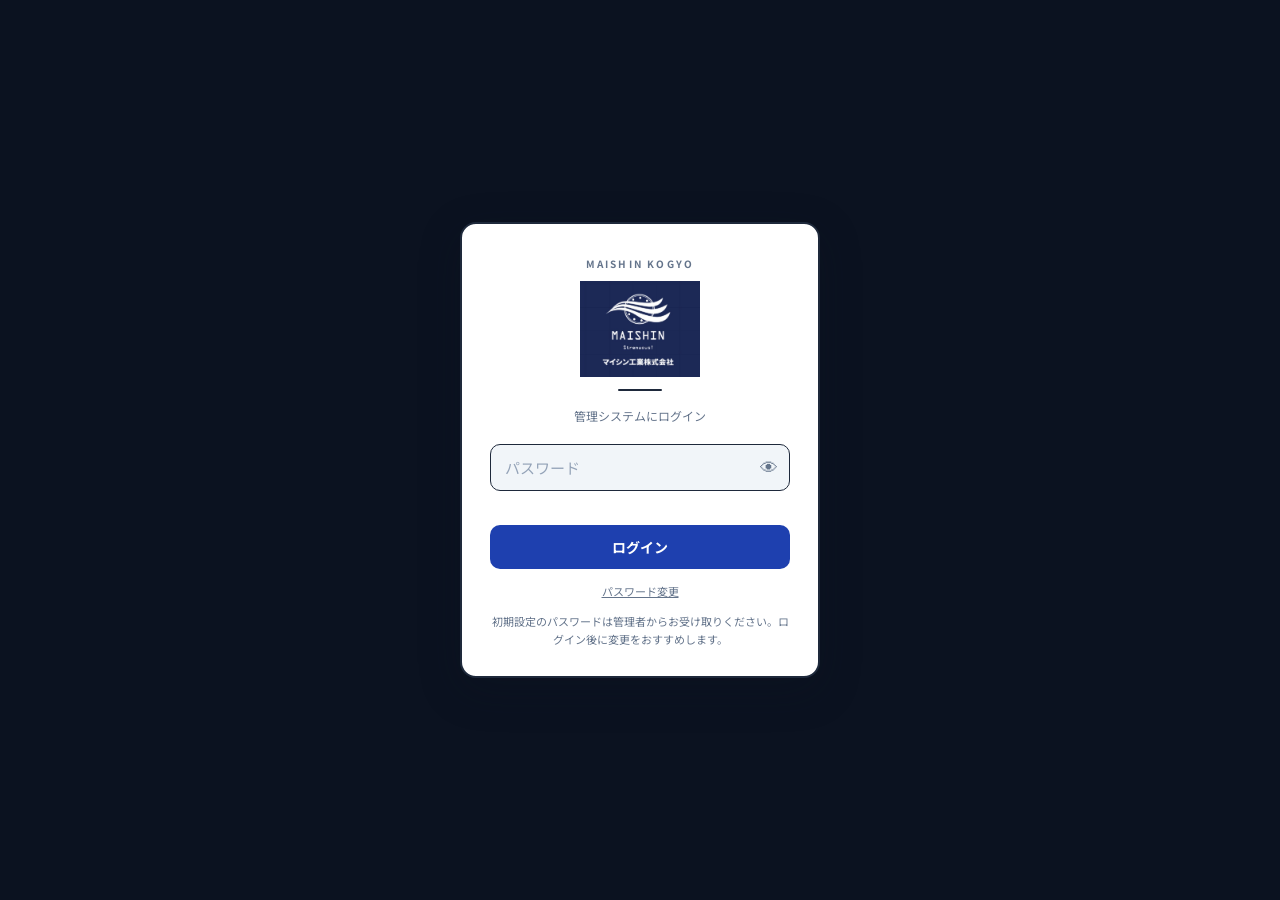
<file: index.html>
<!DOCTYPE html>
<html lang="ja">
<head>
<meta charset="UTF-8">
<meta name="viewport" content="width=device-width, initial-scale=1">
<title>マイシン工業 管理システム</title>
<link href="https://fonts.googleapis.com/css2?family=Noto+Sans+JP:wght@400;500;700;800&display=swap" rel="stylesheet">
<link rel="stylesheet" href="maishin-theme.css">
<link rel="stylesheet" href="maishin-entrance.css">
<style>
:root{
  --bg:var(--ms-navy-deep);
  --muted:var(--ms-muted-on-navy);
}
*{box-sizing:border-box;margin:0;padding:0;}
body{
  font-family:'Noto Sans JP',-apple-system,BlinkMacSystemFont,sans-serif;
  background:var(--bg);
  min-height:100vh;
  display:flex;
  align-items:flex-start;
  justify-content:center;
  padding:28px 16px 40px;
  color:var(--text);
}

/* メイン（ログイン画面は maishin-entrance.css） */
#app{display:none;position:relative;z-index:1;width:100%;}
.container{width:100%;max-width:760px;margin:0 auto;text-align:center;}
.logo{margin-bottom:28px;}
.home-eyebrow{
  font-size:10px;font-weight:700;letter-spacing:.24em;
  color:var(--muted);margin-bottom:8px;
}
.logo-main{
  font-size:clamp(26px,5vw,32px);font-weight:800;
  letter-spacing:.04em;color:#fff;
}
.logo-divider{
  width:48px;height:2px;margin:14px auto 12px;
  background:rgba(255,255,255,.35);
  border-radius:99px;
}
.logo-sub{font-size:13px;color:var(--muted);font-weight:500;}
.cards{display:flex;flex-direction:column;gap:10px;}
@media (min-width:640px){
  .cards{display:grid;grid-template-columns:1fr 1fr;gap:10px;}
}
.app-card{
  position:relative;
  background:#fff;
  border:2px solid var(--ms-navy-border);
  border-radius:14px;padding:18px 18px 18px 20px;
  text-decoration:none;display:flex;align-items:center;gap:16px;
  transition:transform .18s ease,border-color .18s,box-shadow .18s;
  cursor:pointer;text-align:left;
}
.app-card:hover{
  border-color:var(--ms-accent);
  transform:translateY(-2px);
  box-shadow:0 8px 24px rgba(11,18,32,.18);
}
.app-card:active{transform:translateY(0);}
.app-icon{
  font-size:26px;flex-shrink:0;width:52px;height:52px;
  background:var(--ms-surface2);
  border:1.5px solid var(--ms-navy-border);
  border-radius:12px;
  display:flex;align-items:center;justify-content:center;
}
.app-info{flex:1;min-width:0;}
.app-name{font-size:16px;font-weight:700;color:var(--ms-text);margin-bottom:3px;}
.app-desc{font-size:12px;color:var(--ms-text-muted);line-height:1.45;}
.app-arrow{
  flex-shrink:0;width:28px;height:28px;border-radius:8px;
  display:flex;align-items:center;justify-content:center;
  font-size:16px;font-weight:700;color:var(--ms-text-muted);
  background:var(--ms-surface2);
  border:1.5px solid var(--ms-navy-border);
  transition:background .18s,color .18s,border-color .18s,transform .18s;
}
.app-card:hover .app-arrow{
  color:#fff;background:var(--ms-accent);
  border-color:var(--ms-accent);
  transform:translateX(2px);
}
.footer{margin-top:28px;font-size:11px;color:var(--ms-muted-on-navy);letter-spacing:.04em;}
</style>
</head>
<body>

<!-- ロック画面 -->
<div id="lockScreen">
  <div class="lock-card">
    <p class="lock-eyebrow">Maishin Kogyo</p>
    <div style="display:flex;justify-content:center;margin-bottom:12px"><img src="[data-uri]" style="width:120px;height:auto"></div>
    <div class="lock-divider"></div>
    <div class="lock-sub">管理システムにログイン</div>
    <div class="lock-input-wrap">
      <input type="password" id="lockInput" placeholder="パスワード" onkeydown="if(event.key==='Enter')tryUnlock()">
      <button class="eye-btn" id="eyeBtn" onclick="togglePw()">👁</button>
    </div>
    <div id="lockError"></div>
    <button class="lock-btn" onclick="tryUnlock()">ログイン</button>
    <button type="button" class="lock-change-btn" onclick="MaishinAuth.changePassword()">パスワード変更</button>
    <div id="lockHint"></div>
  </div>
</div>

<!-- メイン -->
<div id="app">
  <div class="container">
    <div class="logo">
      <p class="home-eyebrow">MAISHIN KOGYO</p>
      <div style="display:flex;justify-content:center;margin-bottom:10px"><img src="[data-uri]" style="width:160px;height:auto"></div>
      <h1 class="logo-main">マイシン工業</h1>
      <div class="logo-divider"></div>
      <p class="logo-sub">管理システム — 業務メニュー</p>
    </div>
    <div class="cards">
      <a class="app-card app-card--list" href="kakou.html?tab=gantt">
        <div class="app-icon">📋</div>
        <div class="app-info">
          <div class="app-name">現場一覧</div>
          <div class="app-desc">ガント・進捗・案件の追加・編集</div>
        </div>
        <div class="app-arrow">›</div>
      </a>
      <a class="app-card app-card--assign" href="genba.html?page=assign">
        <div class="app-icon">👷</div>
        <div class="app-info">
          <div class="app-name">作業配置</div>
          <div class="app-desc">週間の作業者配置・現場メモ</div>
        </div>
        <div class="app-arrow">›</div>
      </a>
      <a class="app-card app-card--kreport" href="kakou.html?tab=report">
        <div class="app-icon">📝</div>
        <div class="app-info">
          <div class="app-name">加工日報</div>
          <div class="app-desc">加工の日報入力・集計・タイムライン</div>
        </div>
        <div class="app-arrow">›</div>
      </a>
      <a class="app-card app-card--fnippo" href="genba.html?page=nippo">
        <div class="app-icon">📊</div>
        <div class="app-info">
          <div class="app-name">現場日報</div>
          <div class="app-desc">現場の日報集計・入力</div>
        </div>
        <div class="app-arrow">›</div>
      </a>
      <a class="app-card app-card--production" href="kakou.html?tab=production">
        <div class="app-icon">⚙️</div>
        <div class="app-info">
          <div class="app-name">歩掛り</div>
          <div class="app-desc">部門別の歩掛り集計</div>
        </div>
        <div class="app-arrow">›</div>
      </a>
      <a class="app-card app-card--unit-sales" href="kakou.html?tab=unit-sales">
        <div class="app-icon">🔗</div>
        <div class="app-info">
          <div class="app-name">ユニット販売</div>
          <div class="app-desc">販売履歴・販売先・集計</div>
        </div>
        <div class="app-arrow">›</div>
      </a>
      <a class="app-card app-card--costs" href="genba.html?page=costs">
        <div class="app-icon">💰</div>
        <div class="app-info">
          <div class="app-name">現場原価管理</div>
          <div class="app-desc">現場ごとの原価入力・集計</div>
        </div>
        <div class="app-arrow">›</div>
      </a>
      <a class="app-card app-card--master" href="master.html">
        <div class="app-icon">🗂️</div>
        <div class="app-info">
          <div class="app-name">マスタ登録</div>
          <div class="app-desc">従業員・材料・車両・付属品など</div>
        </div>
        <div class="app-arrow">›</div>
      </a>
    </div>
    <div class="footer">マイシン工業 © 2025</div>
  </div>
</div>

<script src="auth-gate.js"></script>
<script>
function showMain(){
  document.getElementById('lockScreen').style.display='none';
  document.getElementById('app').style.display='block';
  document.getElementById('lockInput').value='';
  document.getElementById('lockError').textContent='';
}

async function tryUnlock(){
  const inp=document.getElementById('lockInput');
  const ok=await MaishinAuth.tryUnlock(
    ()=>inp.value,
    ()=>{
      showMain();
      if(MaishinAuth.needsInitialSetup()){
        document.getElementById('lockHint').textContent='初回ログイン後は「パスワード変更」で独自のパスワードにしてください。';
      }
    },
    (msg)=>{
      document.getElementById('lockError').textContent=msg;
      inp.classList.remove('error');
      void inp.offsetWidth;
      inp.classList.add('error');
    }
  );
  if(ok) inp.classList.remove('error');
}

function togglePw(){
  const i=document.getElementById('lockInput'),b=document.getElementById('eyeBtn');
  if(i.type==='password'){i.type='text';b.textContent='🙈';}
  else{i.type='password';b.textContent='👁';}
}

if(MaishinAuth.isSessionValid()){
  showMain();
}else if(MaishinAuth.needsInitialSetup()){
  document.getElementById('lockHint').textContent='初期設定のパスワードは管理者からお受け取りください。ログイン後に変更をおすすめします。';
}
</script>
</body>
</html>
</file>
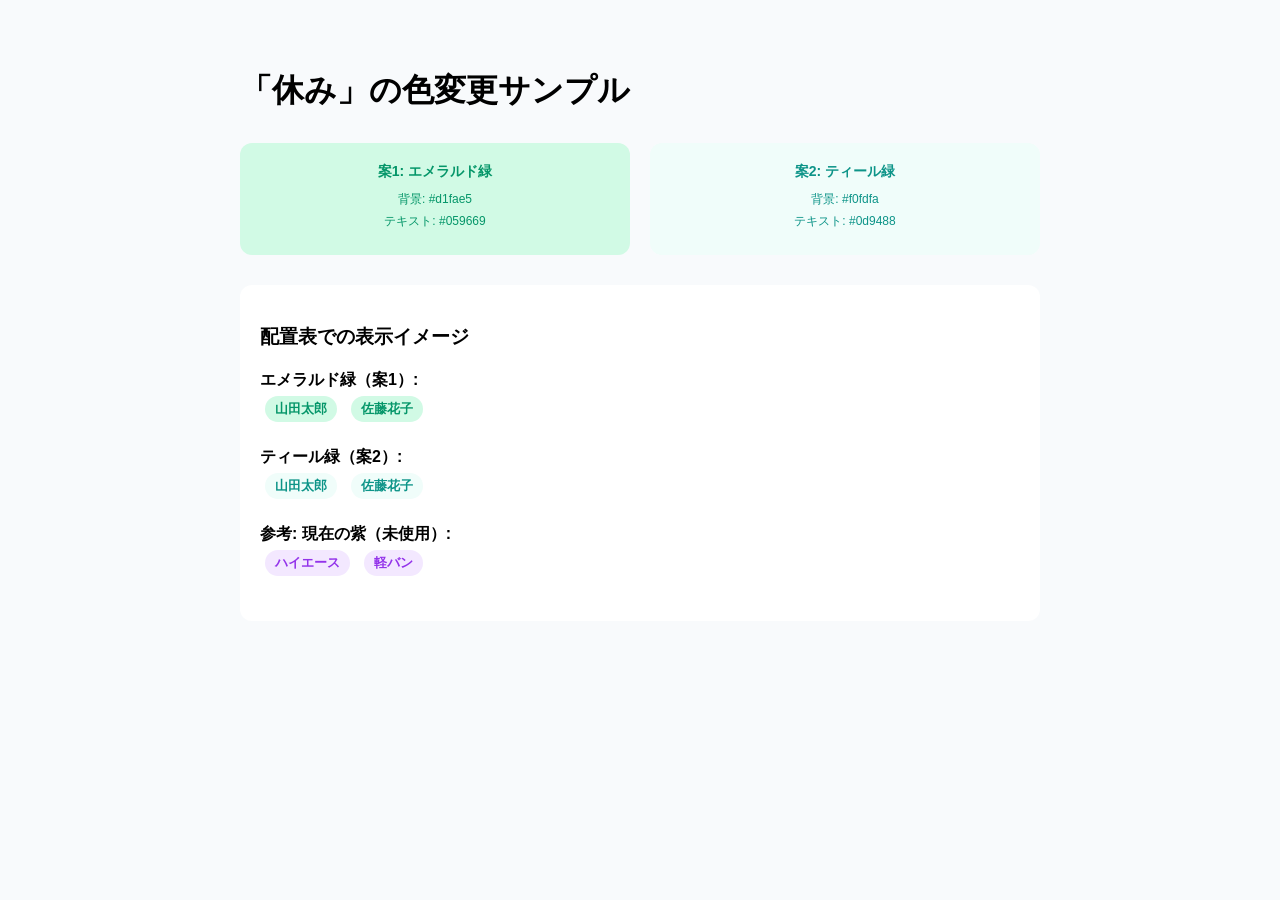
<file: color_sample.html>
<!DOCTYPE html>
<html lang="ja">
<head>
  <meta charset="UTF-8">
  <meta name="viewport" content="width=device-width, initial-scale=1">
  <title>色サンプル</title>
  <style>
    body { font-family: -apple-system, BlinkMacSystemFont, 'Segoe UI', sans-serif; padding: 40px; background: #f8fafc; }
    .container { max-width: 800px; margin: 0 auto; }
    h1 { margin-bottom: 30px; }
    .color-grid { display: grid; grid-template-columns: 1fr 1fr; gap: 20px; }
    .color-sample { border-radius: 12px; padding: 20px; text-align: center; }
    .color-sample h3 { margin: 0 0 10px 0; font-size: 14px; }
    .color-sample p { margin: 5px 0; font-size: 12px; }

    /* エメラルド緑 */
    .emerald { background: #d1fae5; color: #059669; }
    .emerald-text { color: #059669; }

    /* ティール緑 */
    .teal { background: #f0fdfa; color: #0d9488; }
    .teal-text { color: #0d9488; }

    /* 現在の紫（参考） */
    .purple { background: #f3e8ff; color: #7c3aed; }
    .purple-text { color: #7c3aed; }

    /* チップのサンプル */
    .chips { margin-top: 30px; padding: 20px; background: white; border-radius: 12px; }
    .chip { display: inline-block; padding: 4px 10px; border-radius: 20px; margin: 5px; font-size: 13px; font-weight: 600; }

    .sample-row { margin: 20px 0; }
  </style>
</head>
<body>
  <div class="container">
    <h1>「休み」の色変更サンプル</h1>

    <div class="color-grid">
      <div class="color-sample emerald">
        <h3>案1: エメラルド緑</h3>
        <p>背景: #d1fae5</p>
        <p>テキスト: #059669</p>
      </div>

      <div class="color-sample teal">
        <h3>案2: ティール緑</h3>
        <p>背景: #f0fdfa</p>
        <p>テキスト: #0d9488</p>
      </div>
    </div>

    <div class="chips">
      <h3>配置表での表示イメージ</h3>

      <div class="sample-row">
        <strong>エメラルド緑（案1）:</strong><br>
        <span class="chip" style="background: #d1fae5; color: #059669;">山田太郎</span>
        <span class="chip" style="background: #d1fae5; color: #059669;">佐藤花子</span>
      </div>

      <div class="sample-row">
        <strong>ティール緑（案2）:</strong><br>
        <span class="chip" style="background: #f0fdfa; color: #0d9488;">山田太郎</span>
        <span class="chip" style="background: #f0fdfa; color: #0d9488;">佐藤花子</span>
      </div>

      <div class="sample-row">
        <strong>参考: 現在の紫（未使用）:</strong><br>
        <span class="chip" style="background: #f3e8ff; color: #9333ea;">ハイエース</span>
        <span class="chip" style="background: #f3e8ff; color: #9333ea;">軽バン</span>
      </div>
    </div>
  </div>
</body>
</html>
</file>
<file: maishin-theme.css>
/**
 * マイシン工業 — 共通テーマ（ネイビー + 白カード・ネイビー枠）
 */
:root{
  --ms-navy-deep:#0b1220;
  --ms-navy:#111827;
  --ms-navy-side:#1e293b;
  --ms-navy-border:#1e293b;
  --ms-navy-border-soft:#334155;
  --ms-bg:#f8fafc;
  --ms-surface:#ffffff;
  --ms-surface2:#f1f5f9;
  --ms-border-light:#cbd5e1;
  --ms-text:#1e293b;
  --ms-text-muted:#64748b;
  --ms-text-on-navy:#f1f5f9;
  --ms-muted-on-navy:#94a3b8;
  --ms-accent:#1e40af;
  --ms-accent-hover:#1e3a8a;
  --ms-accent-light:#dbeafe;
  --ms-danger:#dc2626;
  --ms-warn:#d97706;
  --ms-ok:#16a34a;

  /* 既存ページ用エイリアス */
  --bg:var(--ms-bg);
  --surface:var(--ms-surface);
  --surface2:var(--ms-surface2);
  --border:var(--ms-border-light);
  --text:var(--ms-text);
  --text-muted:var(--ms-text-muted);
  --accent:var(--ms-accent);
  --accent2:var(--ms-accent);
  --accent-light:var(--ms-accent-light);
  --danger:var(--ms-danger);
  --warn:var(--ms-warn);
  --ok:var(--ms-ok);
  --progress-bg:#e2e8f0;
  --ms-sidebar-w:232px;
  --sidebar-w:var(--ms-sidebar-w);
  --side-nav-w:var(--ms-sidebar-w);

  --ent-bg:var(--ms-navy-deep);
  --ent-surface:var(--ms-surface);
  --ent-surface-hover:#f8fafc;
  --ent-border:var(--ms-navy-border);
  --ent-text:var(--ms-text);
  --ent-muted:var(--ms-text-muted);
  --ent-accent:var(--ms-accent);
  --ent-accent2:var(--ms-accent);
  --ent-danger:var(--ms-danger);
}

/* ── 統一サイドメニュー（加工・現場・マスタ共通） ── */
.ms-sidebar{
  flex:0 0 var(--ms-sidebar-w);
  width:var(--ms-sidebar-w);
  background:var(--ms-navy-side)!important;
  border-right:1px solid var(--ms-navy-border-soft)!important;
  display:flex;
  flex-direction:column;
  z-index:100;
  overflow:hidden;
}
body.ms-theme .sidebar.ms-sidebar{
  position:fixed;
  top:0;left:0;bottom:0;
}
body.ms-theme .side-nav.ms-sidebar{
  position:sticky;
  top:0;
  align-self:flex-start;
  height:100vh;
  overflow-y:auto;
}
body.cloud-warn-active .ms-sidebar{
  top:42px;
  height:calc(100vh - 42px);
}
.ms-sidebar-brand,
.ms-sidebar .side-nav-header,
.ms-sidebar .sidebar-logo{
  flex-shrink:0;
  padding:18px 16px 14px;
  border-bottom:1px solid var(--ms-navy-border-soft);
}
.ms-sidebar-brand-title,
.ms-sidebar .side-nav-title,
.ms-sidebar .logo-main{
  font-size:14px;
  font-weight:800;
  color:var(--ms-text-on-navy)!important;
  line-height:1.35;
  letter-spacing:.02em;
}
.ms-sidebar-brand-sub,
.ms-sidebar .side-nav-sub,
.ms-sidebar .logo-sub{
  font-size:11px;
  color:var(--ms-muted-on-navy)!important;
  margin-top:4px;
  line-height:1.4;
}
.ms-sidebar-nav,
.ms-sidebar .side-nav-items,
.ms-sidebar .sidebar-nav{
  flex:1;
  min-height:0;
  padding:10px 0 12px;
  overflow-y:auto;
  display:flex;
  flex-direction:column;
  gap:2px;
}
.ms-nav-item{
  display:flex;
  align-items:flex-start;
  gap:10px;
  margin:0 8px;
  padding:11px 12px 11px 10px;
  border-radius:8px;
  border-left:3px solid transparent;
  font-size:14px;
  font-weight:500;
  line-height:1.4;
  color:#cbd5e1;
  text-decoration:none;
  transition:background .15s,color .15s,border-color .15s;
  box-sizing:border-box;
}
.ms-nav-item:hover{
  background:rgba(255,255,255,.1);
  color:#f8fafc;
}
.ms-nav-item.active{
  background:rgba(255,255,255,.16)!important;
  border-left-color:#fff!important;
  color:#fff!important;
  font-weight:700;
}
.ms-nav-icon{
  flex-shrink:0;
  width:26px;
  text-align:center;
  font-size:18px;
  line-height:1.35;
}
.ms-nav-label{
  flex:1;
  min-width:0;
  white-space:normal;
  word-break:keep-all;
}
.ms-sidebar-footer,
.ms-sidebar .side-nav-footer,
.ms-sidebar .sidebar-footer{
  flex-shrink:0;
  padding:12px 8px 14px;
  border-top:1px solid var(--ms-navy-border-soft);
  display:flex;
  flex-direction:column;
  gap:6px;
}
.ms-sidebar-footer-btn,
.ms-sidebar-footer .ms-sidebar-footer-btn{
  display:flex;
  align-items:center;
  justify-content:center;
  gap:8px;
  width:calc(100% - 16px);
  margin:0 8px;
  padding:10px 12px;
  border-radius:8px;
  border:1px solid rgba(255,255,255,.2);
  background:rgba(255,255,255,.08);
  color:#e2e8f0;
  font-size:13px;
  font-weight:600;
  font-family:inherit;
  text-decoration:none;
  cursor:pointer;
  transition:background .15s,color .15s;
  box-sizing:border-box;
}
.ms-sidebar-footer-btn:hover{
  background:rgba(255,255,255,.14);
  color:#fff;
}
.ms-sidebar-footer-meta{
  font-size:10px;
  color:#94a3b8;
  text-align:center;
  padding:0 8px 4px;
  line-height:1.4;
  opacity:0;
  transition:opacity .4s;
}
.ms-sidebar-footer-meta.is-visible{
  opacity:1;
}
/* モバイル「その他」内の8項目（白パネル用） */
.mobile-more-panel .ms-nav-item{
  margin:0 0 6px;
  background:#fff;
  border:1.5px solid var(--ms-navy-border);
  border-left-width:1.5px;
  color:var(--ms-text);
}
.mobile-more-panel .ms-nav-item:hover{
  border-color:var(--ms-accent);
  background:#f8fafc;
  color:var(--ms-text);
}
.mobile-more-panel .ms-nav-item.active{
  border-color:var(--ms-accent)!important;
  background:var(--ms-accent-light)!important;
  color:var(--ms-accent)!important;
  border-left-width:1.5px!important;
}
.mobile-more-panel .ms-sidebar-footer-btn{
  width:100%;
  margin:0 0 6px;
  background:var(--ms-surface2);
  border:1.5px solid var(--ms-navy-border);
  color:var(--ms-text);
}
.mobile-more-panel .ms-sidebar-footer-btn:hover{
  background:#fff;
  border-color:var(--ms-accent);
  color:var(--ms-accent);
}

/* ── 白カード + ネイビー枠 ── */
body.ms-theme .card,
.ms-card{
  background:var(--ms-surface);
  border:1.5px solid var(--ms-navy-border);
  border-radius:12px;
}
body.ms-theme .site-card{
  background:var(--ms-surface);
  border:1.5px solid var(--ms-navy-border);
}
body.ms-theme .site-card:hover{
  border-color:var(--ms-accent);
  box-shadow:0 0 0 3px rgba(30,64,175,.12);
}

/* ── ボタン ── */
body.ms-theme .btn-primary,
.ms-btn-primary{
  background:var(--ms-accent);
  color:#fff;
}
body.ms-theme .btn-primary:hover{
  background:var(--ms-accent-hover);
}

/* ── マスタタブ ── */
body.ms-theme .master-tab.active{
  color:var(--ms-accent);
  border-bottom-color:var(--ms-accent);
}

/* ── モバイル下段 ── */
body.ms-theme .mobile-bottom-nav,
body.kakou-mobile.ms-theme .mobile-bottom-nav,
body.genba-mobile.ms-theme .mobile-bottom-nav{
  background:var(--ms-navy-side)!important;
  border-top-color:var(--ms-navy-border-soft)!important;
  box-shadow:0 -4px 20px rgba(0,0,0,.2)!important;
}
body.ms-theme .mbn-item,
body.ms-theme .mbn-k{
  color:var(--ms-muted-on-navy);
}
body.ms-theme .mbn-item.active,
body.ms-theme .mbn-k.active{
  color:#fff!important;
}
body.ms-theme .mobile-more-panel{
  border-top:2px solid var(--ms-navy-border);
}
</file>
<file: maishin-entrance.css>
/**
 * ログイン・未ログイン案内（白カード + ネイビー枠）
 * 色トークンは maishin-theme.css
 */
body.maishin-auth-pending > *:not(#maishinAuthGate){display:none!important;}
body.maishin-auth-pending #maishinAuthGate{display:flex!important;}

#lockScreen,
#maishinAuthGate{
  position:fixed;inset:0;z-index:10000;
  background:var(--ms-navy-deep, #0b1220);
  display:flex;align-items:center;justify-content:center;
  padding:20px;
  font-family:'Noto Sans JP',-apple-system,BlinkMacSystemFont,sans-serif;
  color:var(--ms-text-on-navy, #f1f5f9);
}
#lockScreen{z-index:9999;}
#maishinAuthGate{display:none;}

.lock-card,
.maishin-auth-card{
  position:relative;z-index:1;
  background:var(--ms-surface, #fff);
  border:2px solid var(--ms-navy-border, #1e293b);
  border-radius:16px;
  padding:32px 28px 28px;
  width:360px;max-width:100%;
  box-shadow:0 12px 40px rgba(11,18,32,.25);
  text-align:center;
  color:var(--ms-text, #1e293b);
}

.lock-eyebrow,
.maishin-auth-eyebrow{
  font-size:10px;font-weight:700;letter-spacing:.22em;
  color:var(--ms-text-muted, #64748b);text-transform:uppercase;margin-bottom:10px;
}
.lock-divider,
.maishin-auth-divider{
  width:44px;height:2px;margin:12px auto 16px;
  background:var(--ms-navy-border, #1e293b);
  border-radius:99px;
}
.lock-sub{font-size:12px;color:var(--ms-text-muted);margin-bottom:20px;}
.maishin-auth-card > p:not(.maishin-auth-eyebrow){
  font-size:14px;color:var(--ms-text-muted);margin-bottom:20px;line-height:1.6;
}

.lock-input-wrap{position:relative;margin-bottom:8px;text-align:left;}
.lock-input-wrap input{
  width:100%;padding:12px 44px 12px 14px;
  background:var(--ms-surface2, #f1f5f9);
  border:1.5px solid var(--ms-navy-border, #1e293b);border-radius:10px;
  font-size:15px;font-family:inherit;color:var(--ms-text);
  outline:none;transition:border-color .2s,box-shadow .2s;
}
.lock-input-wrap input::placeholder{color:#94a3b8;}
.lock-input-wrap input:focus{
  border-color:var(--ms-accent, #1e40af);
  box-shadow:0 0 0 3px rgba(30,64,175,.2);
}
.lock-input-wrap input.error{border-color:var(--ms-danger);animation:ent-shake .35s ease;}
@keyframes ent-shake{
  0%,100%{transform:translateX(0)}
  20%{transform:translateX(-8px)}
  40%{transform:translateX(8px)}
  60%{transform:translateX(-5px)}
  80%{transform:translateX(5px)}
}
.eye-btn{
  position:absolute;right:12px;top:50%;transform:translateY(-50%);
  background:none;border:none;font-size:18px;cursor:pointer;color:var(--ms-text-muted);
}
.eye-btn:hover{color:var(--ms-text);}
#lockError{color:var(--ms-danger);font-size:12px;min-height:18px;margin-bottom:8px;}

.lock-btn,
.maishin-auth-card a{
  display:inline-block;width:100%;box-sizing:border-box;
  padding:12px;border:none;border-radius:10px;
  font-size:14px;font-weight:700;font-family:inherit;color:#fff;
  text-decoration:none;cursor:pointer;text-align:center;
  background:var(--ms-accent, #1e40af);
  transition:background .15s,transform .12s;
}
.lock-btn:hover,
.maishin-auth-card a:hover{
  background:var(--ms-accent-hover, #1e3a8a);
}
.lock-btn:active{transform:scale(.98);}
.lock-change-btn{
  margin-top:14px;background:none;border:none;color:var(--ms-text-muted);
  font-size:11px;font-family:inherit;cursor:pointer;text-decoration:underline;
}
.lock-change-btn:hover{color:var(--ms-text);}
#lockHint{font-size:11px;color:var(--ms-text-muted);margin-top:12px;line-height:1.55;}
</file>
